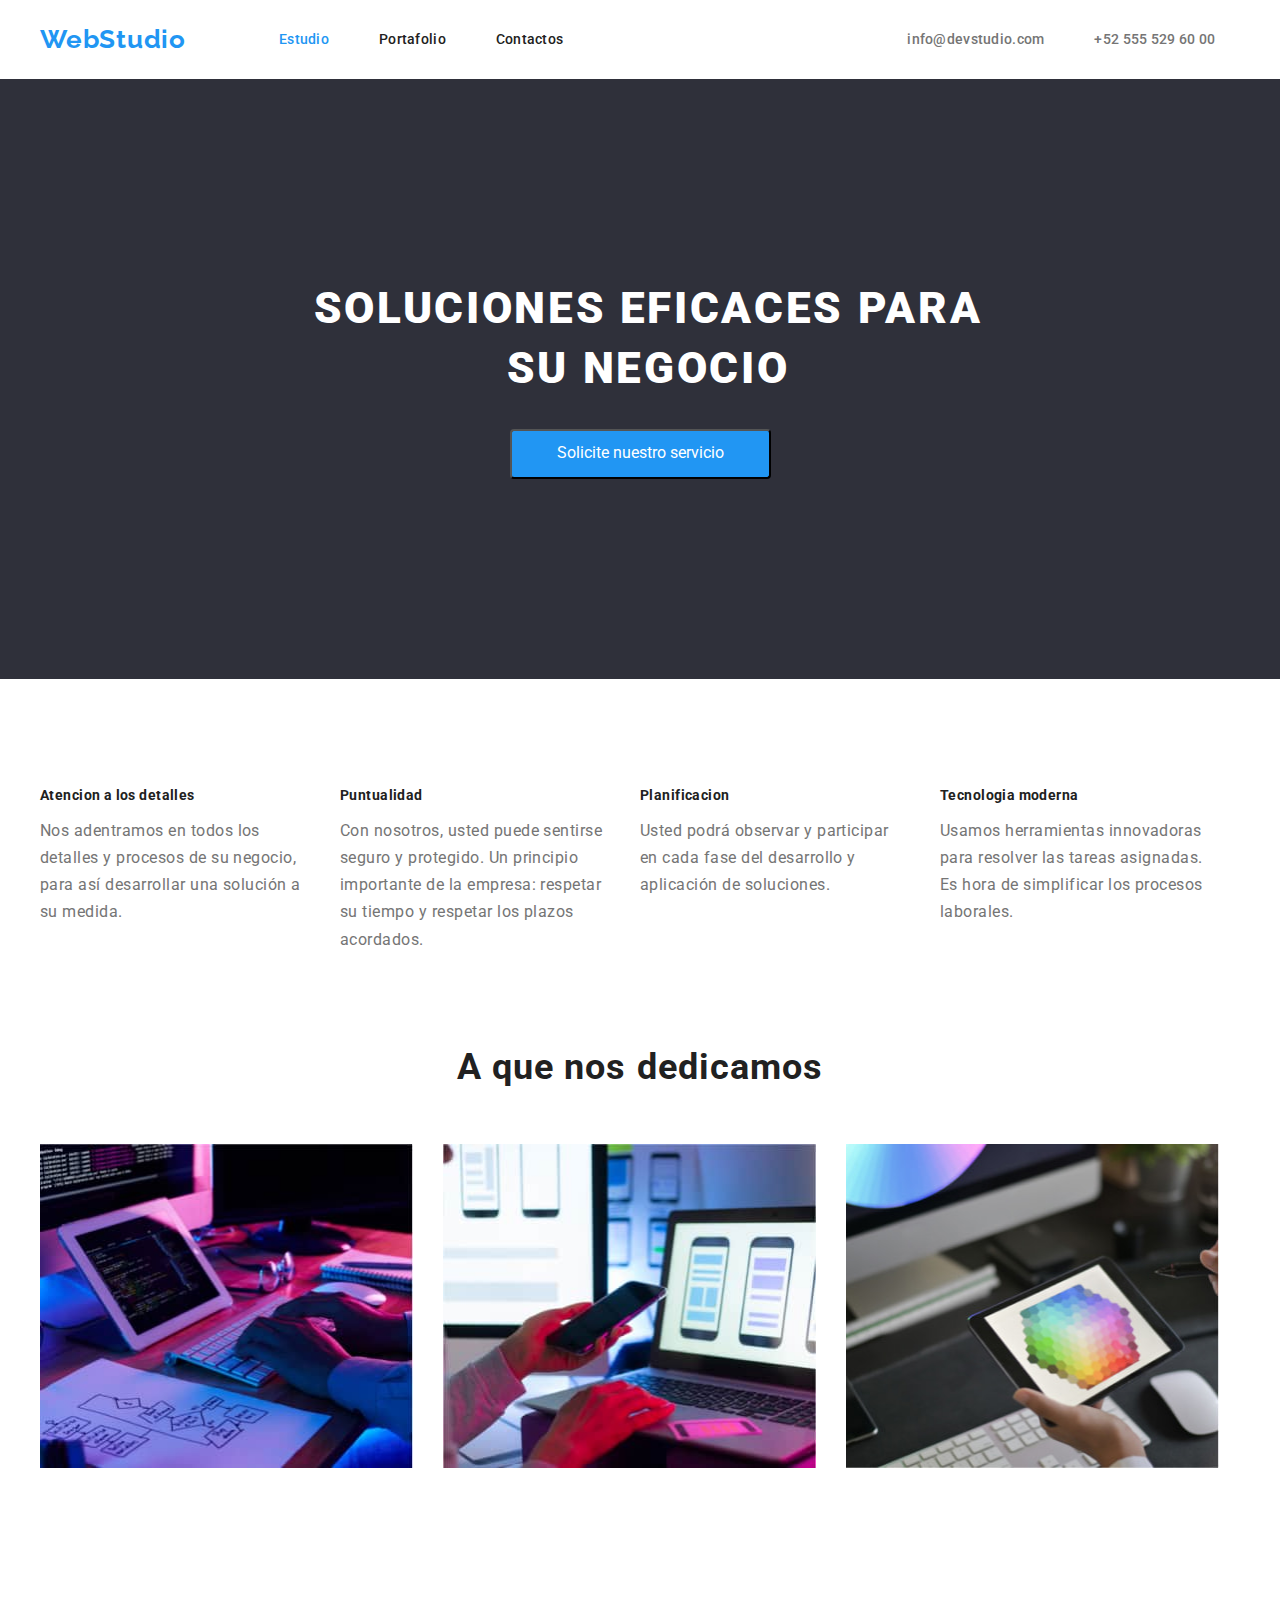
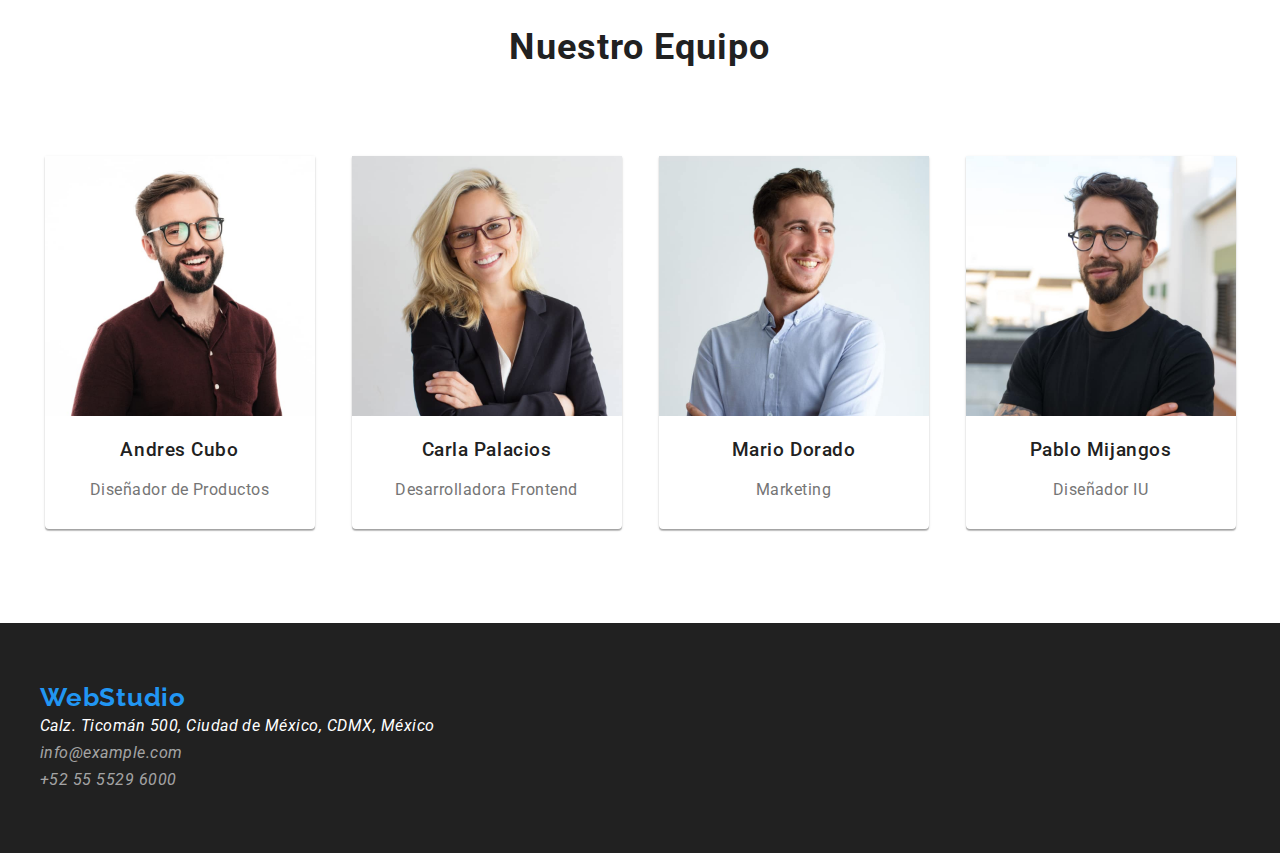
<file: index.html>
<!DOCTYPE html>
<html lang="es">
<head>
    <meta charset="UTF-8">
    <meta name="viewport" content="width=device-width, initial-scale=1.0">
    <title>Estudio</title>
    <link
        rel="stylesheet"
        href="https://cdnjs.cloudflare.com/ajax/libs/modern-normalize/1.0.0/modern-normalize.min.css"
        />
    <link rel="stylesheet" href="./css/styles.css">
</head>
<body>
    <header>
        <div class="container">
        <nav class="headers_navigation">
            <span><a href="./index.html" class="logo">WebStudio</a></span>
            <div class="menu_navigation">
            <ul class="links menu_list list">
                <li><a href="./index.html" class="header_link current">Estudio</a></li>
                <li><a href="./portfolio.html" class="header_link">Portafolio</a></li>
                <li><a href="#" class="header_link">Contactos</a></li>
            </ul>
        
            <ul class="links menu_list list">
                <li><a class="email_contact" href="mailto:info@devstudio.com">info@devstudio.com</a></li> 
                <li><a class="cel_contact" href="tel:+525555296000">+52 555 529 60 00</a></li>
            </ul>
        </nav>
        </div>
    </header>
    <main class="main__head">
        <section class="head_title ">
        <div class="container">
            <h1 class="main_title " >SOLUCIONES EFICACES PARA SU NEGOCIO</h1>
            <button class="button">Solicite nuestro servicio</button>
        </div>
        </section>
        <section>
        <div class="container">
            <div>
            <ul class="about_list list">
                <li>
                <h3 class="about_item">Atencion a los detalles</h3>
                <p class="about_text about_container">Nos adentramos en todos los detalles y procesos de su negocio, para así desarrollar una solución a su medida.</p>
                </li>
                <li>
                <h3 class="about_item">Puntualidad</h3>
                <p class="about_text about_container">Con nosotros, usted puede sentirse seguro y protegido. Un principio importante de la empresa: respetar su tiempo y respetar los plazos acordados.</p>
                </li>
                <li>
                <h3 class="about_item ">Planificacion</h3>
                <p class="about_text about_container">Usted podrá observar y participar en cada fase del desarrollo y aplicación de soluciones.</p>
                </li>
                <li>
                <h3 class="about_item">Tecnologia moderna</h3>
                <p class="about_text about_container">Usamos herramientas innovadoras para resolver las tareas asignadas. Es hora de simplificar los procesos laborales.</p>
                </li>
            </ul>
            </div>
        </div>
        </section>
        <section class="main__services">
        <div class="container">
            <h2 class="headings_service list">A que nos dedicamos</h2>
            <div class=" container">
            <ul class="images_services list">
                <li><img src="./images/services/Service1.jpg" alt="servicios" width="373" height="324"></li>
                <li><img src="./images/services/Service2.jpg" alt="servicios" width="373" height="324"></li>
                <li><img src="./images/services/Service3.jpg" alt="servicios" width="373" height="324"></li>
            </ul>
            </div>
        </div>
        </section>
        <section class="main__team">
        <div class="container images_team">
            <h2 class="headings_team container">Nuestro Equipo</h2>
            <div>
            <ul class="list shadow">
                <li>
                <img  src="./images/team/Andres_C.jpg" alt="Nuestro team" width="270">
                <h3 class="job_name">Andres Cubo</h3>
                <p class="job_title">Diseñador de Productos</p>
                </li>
            </ul>
            </div>
            <div>
            <ul class="list shadow">
                <li>
                <img src="./images/team/Carla_P.jpg" alt="Nuestro team" width="270">
                <h3 class="job_name">Carla Palacios</h3>
                <p class="job_title">Desarrolladora Frontend</p>
                </li>
            </ul>
            </div>
            <div>
            <ul class="list shadow">
                <li>
                <img src="./images/team/Mario_D.jpg" alt="nuestro team" width="270">
                <h3 class="job_name">Mario Dorado</h3>
                <p class="job_title">Marketing</p>
                </li>
            </ul>
            </div>
            <div>
            <ul class="list shadow">
                <li>
                <img src="./images/team/Pablo_M.jpg" alt="nuestro team" width="270">
                <h3 class="job_name">Pablo Mijangos</h3>
                <p class="job_title">Diseñador IU</p>
                </li>
            </ul>
            </div>
        </div>
        </section>
    </main>
    <footer class="main__footer">
    <div class="container">
        <a href="#" class="logo">WebStudio</a>
        <address class="main__address">
        <div>
        <ul class="list">
            <li><a href="#" class="footer_address">Calz. Ticomán 500, Ciudad de México, CDMX, México</a></li>
            <li><a href="info@example.com" class="footer_contact"> info@example.com</a></li>
            <li><a href="tel:+525555296000"class="footer_contact"> +52 55 5529 6000</a></li>
        </ul>
        </div>
        </address>
    </div>
    </footer>
</body>
</html>
</file>
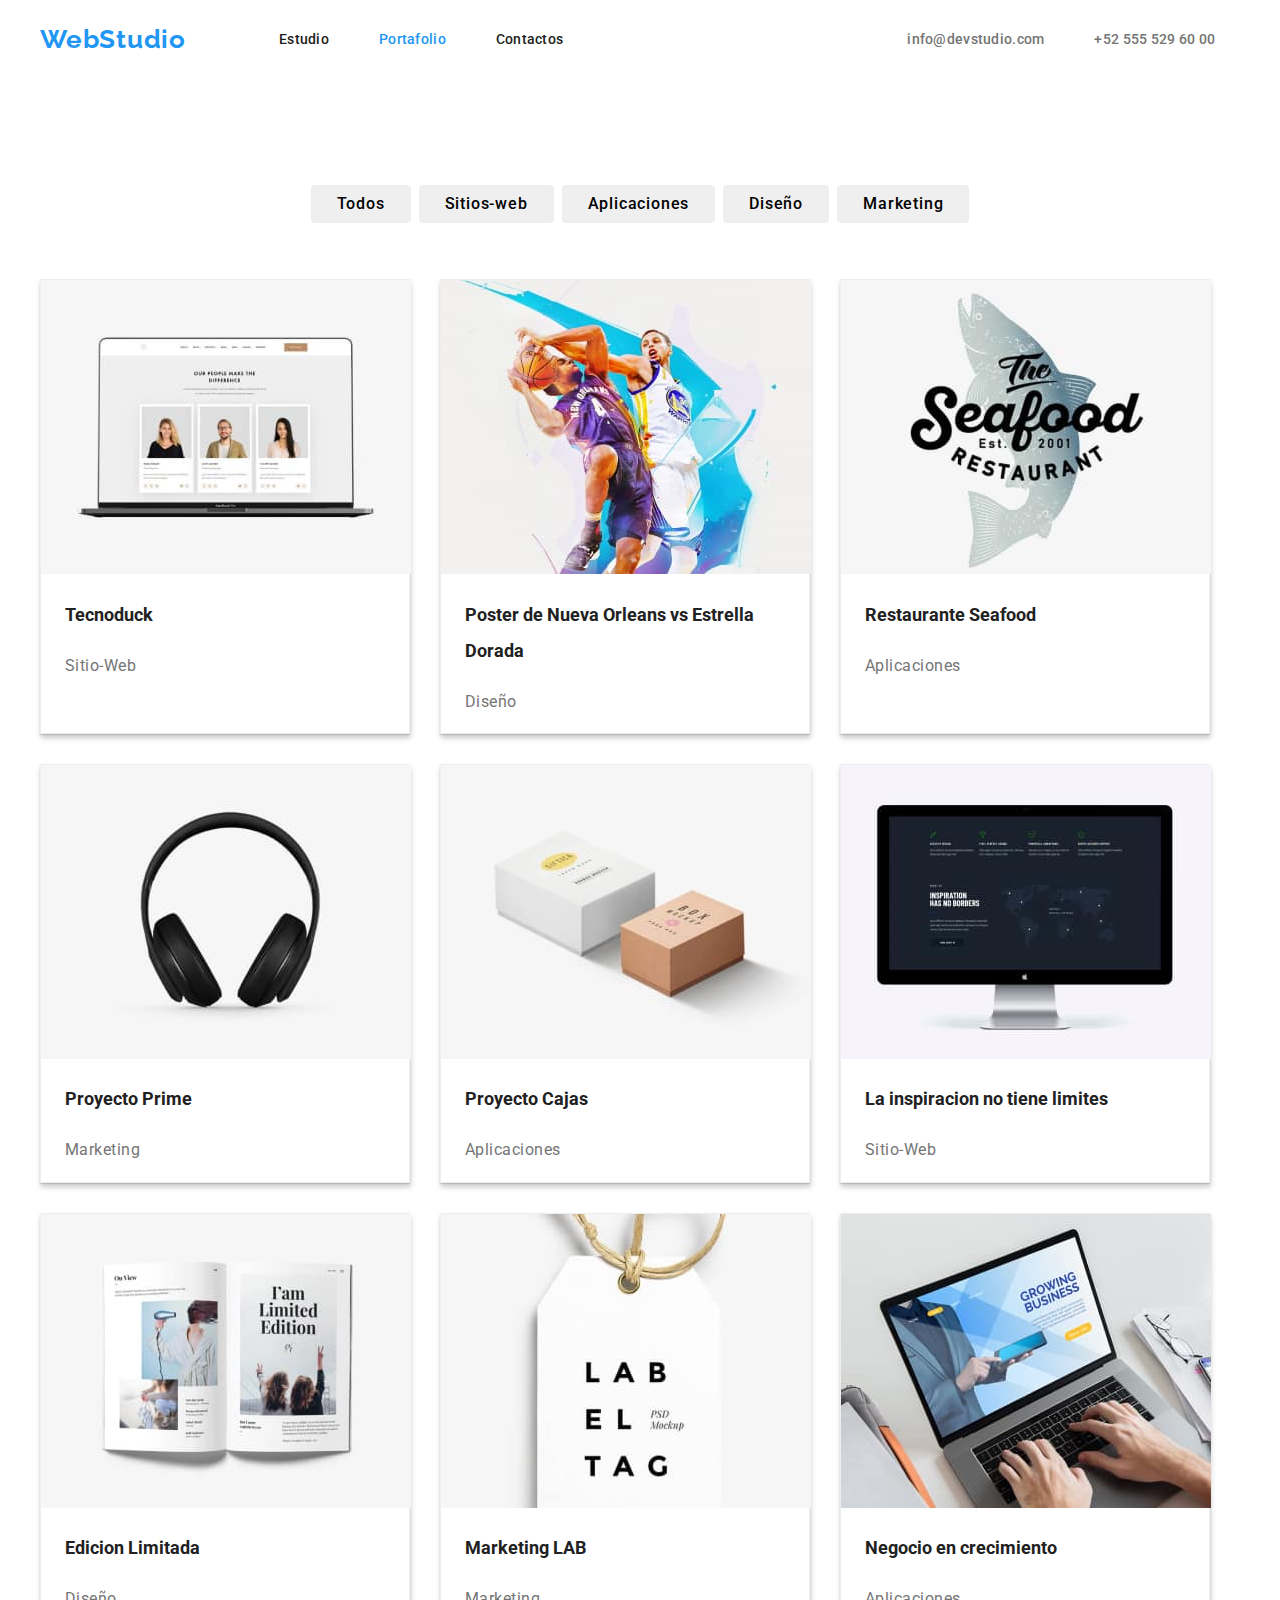
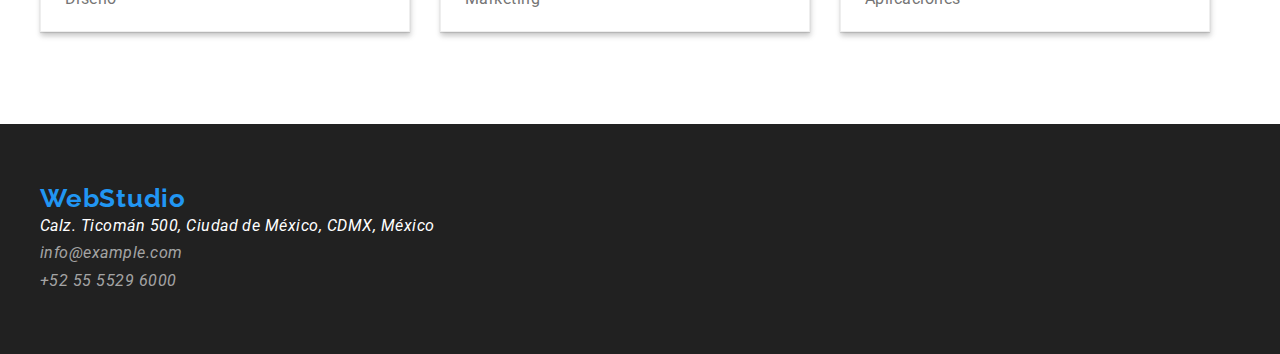
<file: portfolio.html>
<!DOCTYPE html>
<html lang="en">
<head>
    <meta charset="UTF-8">
    <meta name="viewport" content="width=device-width, initial-scale=1.0">
    <title>Portafolio</title>
    <link
        rel="stylesheet"
        href="https://cdnjs.cloudflare.com/ajax/libs/modern-normalize/1.0.0/modern-normalize.min.css"
        />
    <link rel="stylesheet" href="./css/styles.css">
</head>
<body>
    <header>
        <div class="container">
        <nav class="headers_navigation">
            <span><a href="./index.html" class="logo">WebStudio</a></span>
            <div class="menu_navigation">
            <ul class="links menu_list list">
                <li><a href="./index.html" class="header_link ">Estudio</a></li>
                <li><a href="./portfolio.html" class="header_link current">Portafolio</a></li>
                <li><a href="#" class="header_link">Contactos</a></li>
            </ul>
        
            <ul class="links menu_list list">
                <li><a class="email_contact" href="mailto:info@devstudio.com">info@devstudio.com</a></li> 
                <li><a class="cel_contact" href="tel:+525555296000">+52 555 529 60 00</a></li>
            </ul>
        </nav>
        </div>
    </header>
    <main>
        <section class="proyect_filter">
            <div class="container">
            <h1 class="portafolio">portfolio</h1>
            <ul class="list_button container list">
                <li><button type="button" class="button_item button_nav">Todos</button></li>
                <li><button type="button" class="button_item button_nav">Sitios-web</button></li>
                <li><button type="button" class="button_item button_nav">Aplicaciones</button></li>
                <li><button type="button" class="button_item button_nav">Diseño</button></li>
                <li><button type="button" class="button_item button_nav">Marketing</button></li>
            </ul>
            </div>
        </section>
        <section class="Proyects">
            <div class="photo_item container">
                <div class="container">
                    <ul class="card_photo list">
                        <li class="border">
                            <img class="cuadricula" src="./images/Portafolio/proyecto1.jpg" height="294" >
                            <h3 class="proyect_name">Tecnoduck</h3>
                            <p class="categories">Sitio-Web</p>
                        </li>
                        <li class="border">
                            <img class="cuadricula" src="./images/Portafolio/proyecto2.jpg" height="294">
                            <h3 class="proyect_name">Poster de Nueva Orleans vs Estrella Dorada</h3>
                            <p class="categories">Diseño</p>
                        </li>
                        <li class="border">
                            <img  class="cuadricula"src="./images/Portafolio/proyecto3.jpg" height="294">
                            <h3 class="proyect_name">Restaurante Seafood</h3>
                            <p class="categories">Aplicaciones</p>
                        </li>
                        <li class="border">
                            <img class="cuadricula" src="./images/Portafolio/proyecto4.jpg" height="294">
                            <h3 class="proyect_name">Proyecto Prime</h3>
                            <p class="categories">Marketing</p>
                        </li>
                        <li class="border">
                            <img class="cuadricula" src="./images/Portafolio/proyecto5.jpg" height="294">
                            <h3 class="proyect_name">Proyecto Cajas</h3>
                            <p class="categories">Aplicaciones</p>
                        </li>
                        <li class="border">
                            <img class="cuadricula" src="./images/Portafolio/proyecto6.jpg" height="294">
                            <h3 class="proyect_name">La inspiracion no tiene limites</h3>
                            <p class="categories">Sitio-Web</p>
                        </li>
                        <li class="border">
                            <img  class="cuadricula" src="./images/Portafolio/proyecto7.jpg" height="294">
                            <h3 class="proyect_name">Edicion Limitada</h3>
                            <p class="categories">Diseño</p>
                        </li>
                        <li class="border">
                            <img class="cuadricula" src="./images/Portafolio/proyecto8.jpg" height="294">
                            <h3 class="proyect_name">Marketing LAB</h3>
                            <p class="categories">Marketing</p>
                        </li>
                        <li class="border">
                            <img class="cuadricula" src="./images/Portafolio/proyecto9.jpg" height="294">
                            <h3 class="proyect_name">Negocio en crecimiento</h3>
                            <p class="categories">Aplicaciones</p>
                        </li>
                    </ul>
                </div>
            </div>
        </section>
    </main>
    <footer class="main__footer">
        <div class="container">
            <a href="#" class="logo">WebStudio</a>
            <address class="main__address">
            <div>
            <ul class="list">
                <li><a href="#" class="footer_address">Calz. Ticomán 500, Ciudad de México, CDMX, México</a></li>
                <li><a href="info@example.com" class="footer_contact"> info@example.com</a></li>
                <li><a href="tel:+525555296000"class="footer_contact"> +52 55 5529 6000</a></li>
            </ul>
            </div>
            </address>
        </div>
        </footer>
    </body>
    </html>
</file>
<file: css/styles.css>
@import url('https://fonts.googleapis.com/css2?family=Roboto:ital,wght@0,100;0,300;0,400;0,500;0,700;0,900;1,100;1,300;1,400;1,500;1,700;1,900&display=swap');
@import url('https://fonts.googleapis.com/css2?family=Raleway:ital,wght@0,100;0,200;0,300;0,400;0,500;0,600;0,700;0,800;0,900;1,100;1,200;1,300;1,400;1,500;1,600;1,700;1,800;1,900&family=Roboto:ital,wght@0,100;0,300;0,400;0,500;0,700;0,900;1,100;1,300;1,400;1,500;1,700;1,900&display=swap');

:root{
    --color_blue: rgba(33, 150, 243, 1);
    --color_black: rgb(33, 33, 33, 1);
    --color_gray: rgba(117, 117, 117, 1);
    --color_footer: rgba(255, 255, 255, 0.6);
    --color_white: rgba(255, 255, 255, 1);


}
.links{
    font-weight: 500;
    line-height: 1.1;
    letter-spacing: 0.02em;
    font-size: 14px;
}

body{
    font-family: 'Roboto', sans-serif;
    margin: 0;
    padding: auto;
}
a:any-link{
    text-decoration: none;
    
}
a:visited{
    text-decoration: none;
}

ul{
    list-style: none;
    margin: 0;
}
.list{
    margin: 0;
    padding: 0;
}

.headers_navigation{
    display: flex;
    flex-wrap: wrap;
    text-align: center;
    align-items: center;
    margin: auto;
    
}
.menu_navigation{
    display: flex;
    flex-wrap: wrap;
    justify-content: space-between;
    gap: 344px;
    padding: 32px 0px;
}
.menu_list{
    display: flex;
    flex-wrap: wrap;
    justify-content: space-between;
    gap: 50px;
}
.container{
    margin: auto;
    width: 1200px;
    
}

.logo{
    color: var(--color_blue);
    font-family: Raleway;
    font-weight: 700;
    line-height: 1.1;
    letter-spacing: 0.03em;
    font-size: 26px;
    column-gap: 92px;
    padding-right: 93px;
    
}

.header_link{
    color: var(--color_black);
    
}
.header_link:hover{
    color: var(--color_blue);
}
.header_link:focus{
    color: var(--color_blue);
}
.links:focus-within{
    color: var(--color_blue);
}
.header_link.current{
    color: var(--color_blue);
}


.cel_contact{
    color:var(--color_gray);
}
.cel_contact:focus{
    color:var(--color_gray);
}
.cel_contact:focus-within{
    color:var(--color_blue)
}
.cel_contact:hover{
    color:var(--color_blue);
}
.cel_contact:active{
    color: var(--color_blue);
}
.email_contact{
    color:var(--color_gray);
}
.email_contact:focus{
    color:var(--color_blue)
}
.email_contact:focus-within{
    color:var(--color_blue)
}
.email_contact:hover{
    color:var(--color_blue);
}
.email_contact:active{
    color: var(--color_blue);
}

.head_container{
    width: 1200px;
    padding-left: 15px;
    padding-right: 15px;
    margin: auto;
}
.head_title{
    color: var(--color_white);
    background-color: rgba(47, 48, 58, 1);
    text-align:center;

}

.main_title{
    font-family: inherit;
    text-align: center;
    display: flex;
    margin-left: 260px;
    font-weight: 900;
    font-size: 44px;
    line-height: 1.36;
    letter-spacing: 0.06em;
    padding-top: 200px;
    width: 696px;
    margin-top: 0px

}
.button{
    color: var(--color_white);
    background-color: var(--color_blue);
    cursor: pointer;
    display: inline-flex;
    border-radius: 4px;
    width: 261px;
    height: 50px;
    margin-bottom: 200px;
    gap: 10px;
    box-sizing: border-box;
    align-items: center;
    justify-content: center;
}
.about_list{
    margin: auto;
    display: flex;
    flex-wrap: wrap;
    width: 1200px;
    padding-top: 95px;
    column-gap: 30px;

}

.about_item{
    color: var(--color_black);
    font-family: inherit;
    font-weight: 700;
    line-height: 1.1;
    font-size: 14px;
    letter-spacing: 0.03em;

}
.about_item:hover{
    color: var(--color_gray);
}
.about_text{
    font-family:inherit;
    color:var(--color_gray);
    font-weight: 400;
    line-height: 1.7;
    size: 14px;
    letter-spacing: 0.03em;
    
}
.about_container{
    margin: auto;
    width: 270px;
}
.main__services{
    margin: auto;
    justify-content: center;
    text-align: center;
}
.headings_service{
    color: var(--color_black);
    font-family: inherit;
    text-align:center;
    font-weight: 700;
    line-height: 1.16;
    font-size: 36px;
    letter-spacing: 0.03em;
    padding-bottom: 55px;
    margin-top: 94px;
}
.headings_team{
    color: var(--color_black);
    font-family: inherit;
    text-align:center;
    font-weight: 700;
    line-height: 1.16;
    font-size: 36px;
    letter-spacing: 0.03em;
    padding-bottom: 50px;
    margin-top: 155px;
}
.images_services{
    display: flex;
    flex-wrap: wrap;
    align-items: center;
    text-align: center;
    width: 1200px;
    gap: 30px;
    
}

.main__team{
    display: flex;
    flex-wrap: wrap;
    
}
.shadow{
    box-shadow: 0px 2px 1px 0px rgba(0, 0, 0, 0.20), 0px 1px 1px 0px rgba(0, 0, 0, 0.14), 0px 1px 3px 0px rgba(0, 0, 0, 0.12);
    border-radius: 0px 0px 4px 4px;
    
}
.images_team{
    display: flex;
    flex-wrap: wrap;
    flex-direction: row;
    justify-content: center;
    gap: 37px;

}
.job_title{
    color: var(--color_gray);
    font-family: inherit;
    font-weight: 400;
    size: 16px;
    line-height: 1.2;
    letter-spacing: 0.03em;
    text-align: center;
    margin-bottom: 94px; 
    padding-bottom: 30px;
}
.job_name{
    color: var(--color_black);
    font-family: inherit;
    font-weight: 500;
    size: 16px;
    line-height: 1.2;
    letter-spacing: 0.03em;
    text-align: center;
}
.main__footer{
    background-color: var(--color_black);
    padding-top: 60px;
    padding-bottom: 60px;
}
.footer_address{
    color: var(--color_white);
    font-family: inherit;
    font-weight: 400;
    size: 14px;
    line-height: 1.7;
    letter-spacing: 0.03em;
}
.footer_contact{
    color: var(--color_footer);
    font-family: inherit;
    font-weight: 400;
    size: 14px;
    line-height: 1.7;
    letter-spacing: 0.03em;
    padding-bottom: 60px;
}
.footer_address:hover{
    color: var(--color_blue);
}
.footer_address:focus{
    color: var(--color_blue);
}
.footer_address:focus-within{
    color: var(--color_blue);
}
.footer_contact:hover{
    color: var(--color_blue);
}
.footer_contact:focus{
    color: var(--color_blue);
}
.footer_contact:focus-within{
    color: var(--color_blue);
}

/*inicio pagina portfolio */
.portafolio{
    display: none;
    
}
.list_button{
    border-style: none;
    display:flex;
    flex-direction: row;
    justify-content: center;
    font-weight: 500px;
    padding-top: 106px;
    gap: 8px;       
    padding-bottom: 56px;
    
}
.button_item{
    font-family: inherit;
    border-style: none;
    text-align: center;
    font-weight: 500;
    font-size: 16px;
    line-height: 1.6;
    font-size: 16px;
    line-height: 1.62;
    border-radius: 4px;
    letter-spacing: 0.05em;

}
.button_nav{
    padding: 6px 26px;

}
.button_item:focus{
    background-color: var(--color_blue);
    color: var(--color_white);
    
}
.button_item:hover{
    background-color: var(--color_blue);
    color: var(--color_white);
    font-family: inherit;
    line-height: 1.6;
    font-weight: 500;
    size: 16px;
    letter-spacing: 0.03em;
    cursor: pointer;
    
}
.card_photo{
    display: flex;
    flex-wrap: wrap;
    gap: 30px;
    padding-bottom: 92px;
    
}
.border{
    box-shadow: 1px 4px 6px 0px rgba(0, 0, 0, 0.16), 0px 4px 4px 0px rgba(0, 0, 0, 0.06), 0px 1px 1px 0px rgba(0, 0, 0, 0.12);
    border: 1px solid rgb(238, 238, 238);
    background: rgb(255, 255, 255);
    height: 404;
    width: 370px;
    
}
.cuadricula{
    flex-basis: calc((100% -2 * 2px) / 3);
    flex-wrap: wrap;
    justify-content:center;
    height: 322;
}
.proyect_name{
    color: var(--color_black);
    font-family: inherit;
    text-align: left;
    letter-spacing:auto;
    font-style: normal;
    text-align:left;
    font-weight: 700;
    padding-left: 24px;
    font-size: 18px;
    line-height: 2;
    height: 322;
    width: 36;
}
.categories{
    color: var(--color_gray);
    font-family: inherit;
    text-align: left;
    padding-left: 24px;
    font-weight: 400;
    size: 16px;
    line-height: 1.9;
    letter-spacing: 0.03em;
    height: 322;
    width: 30;
}
</file>
